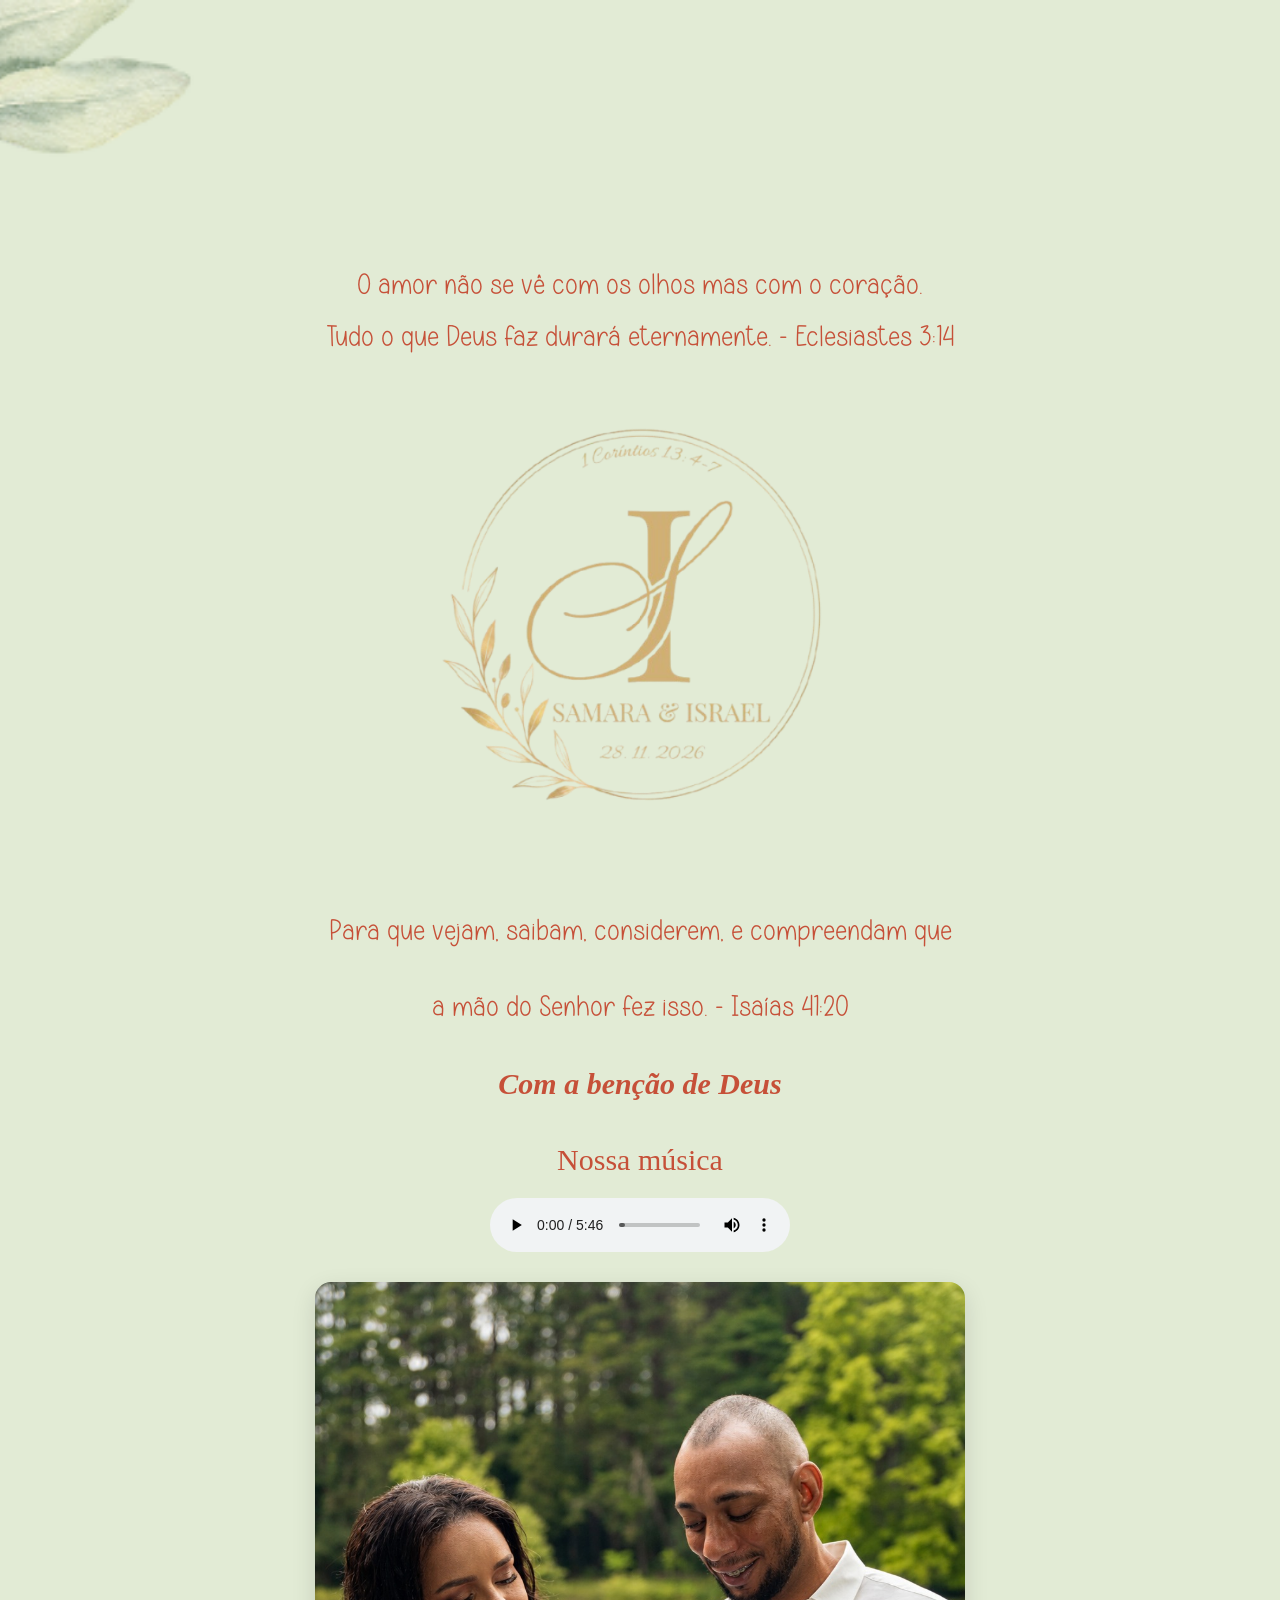
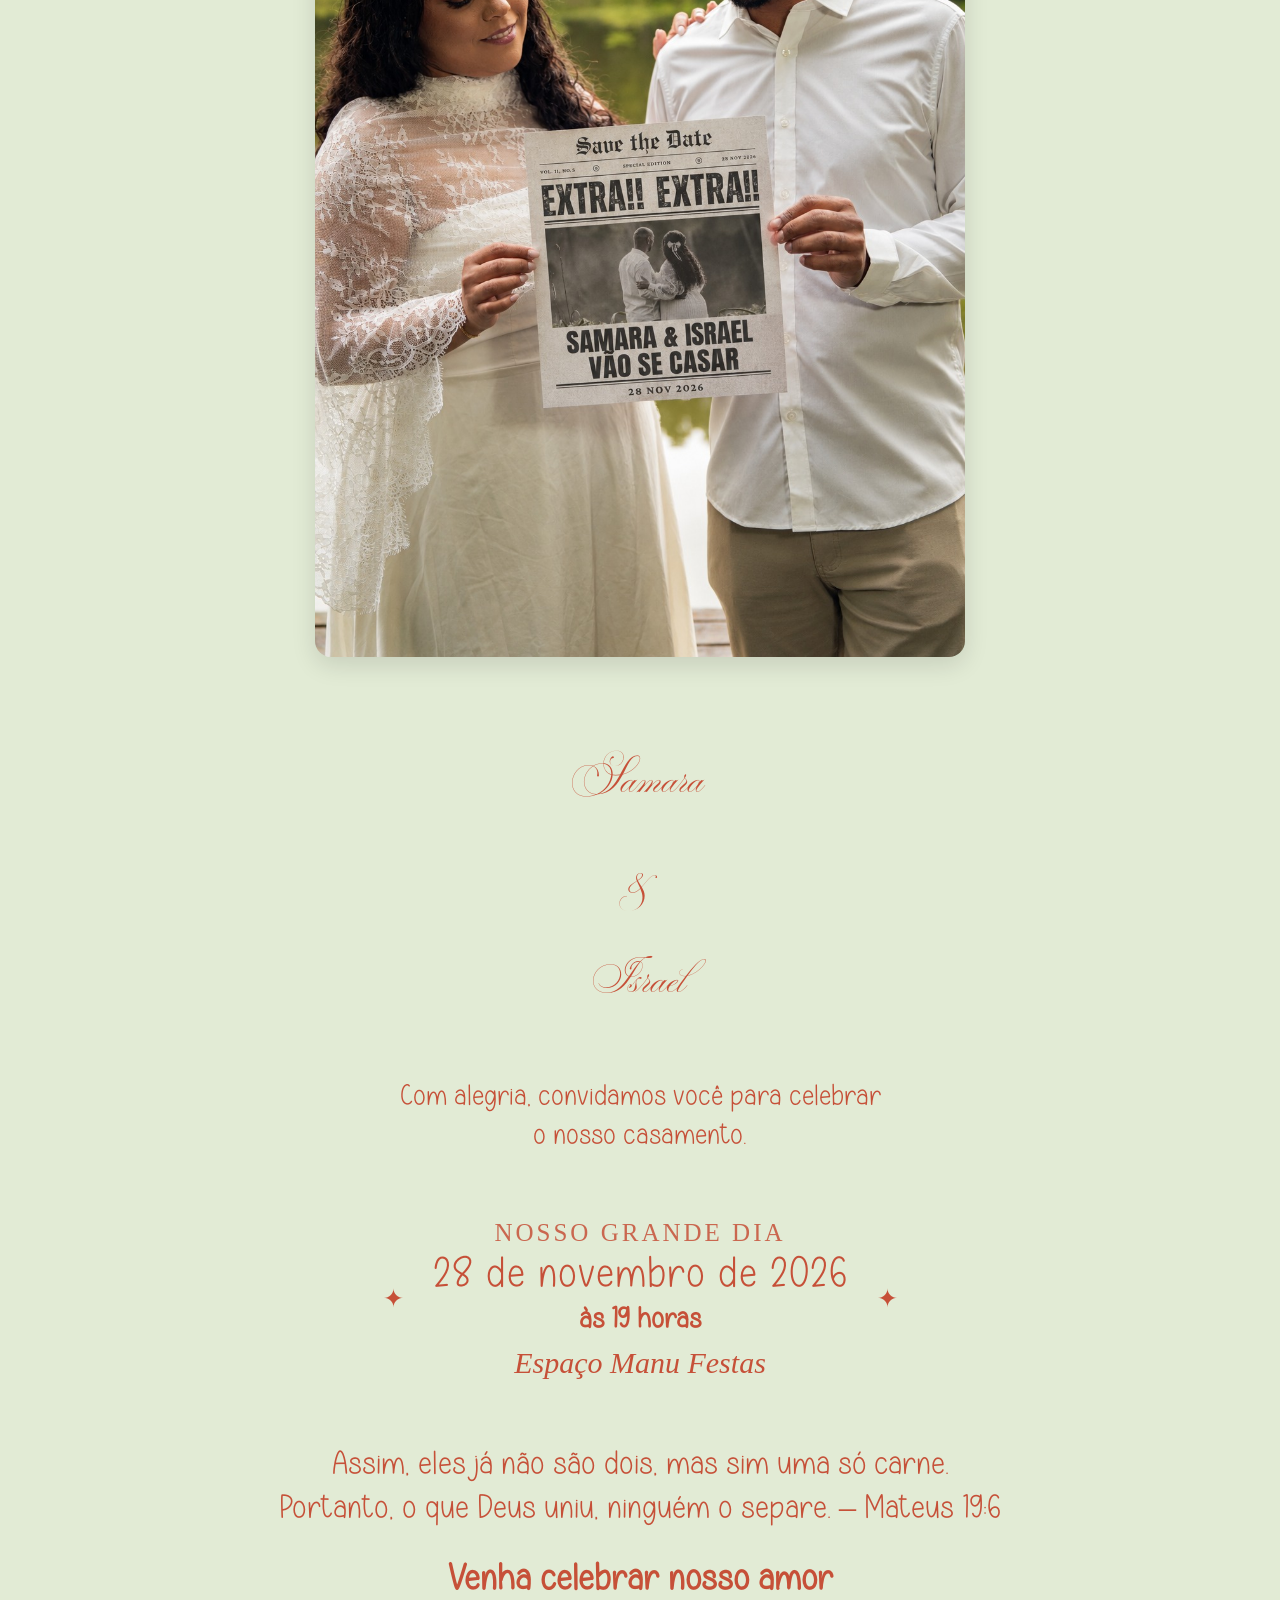
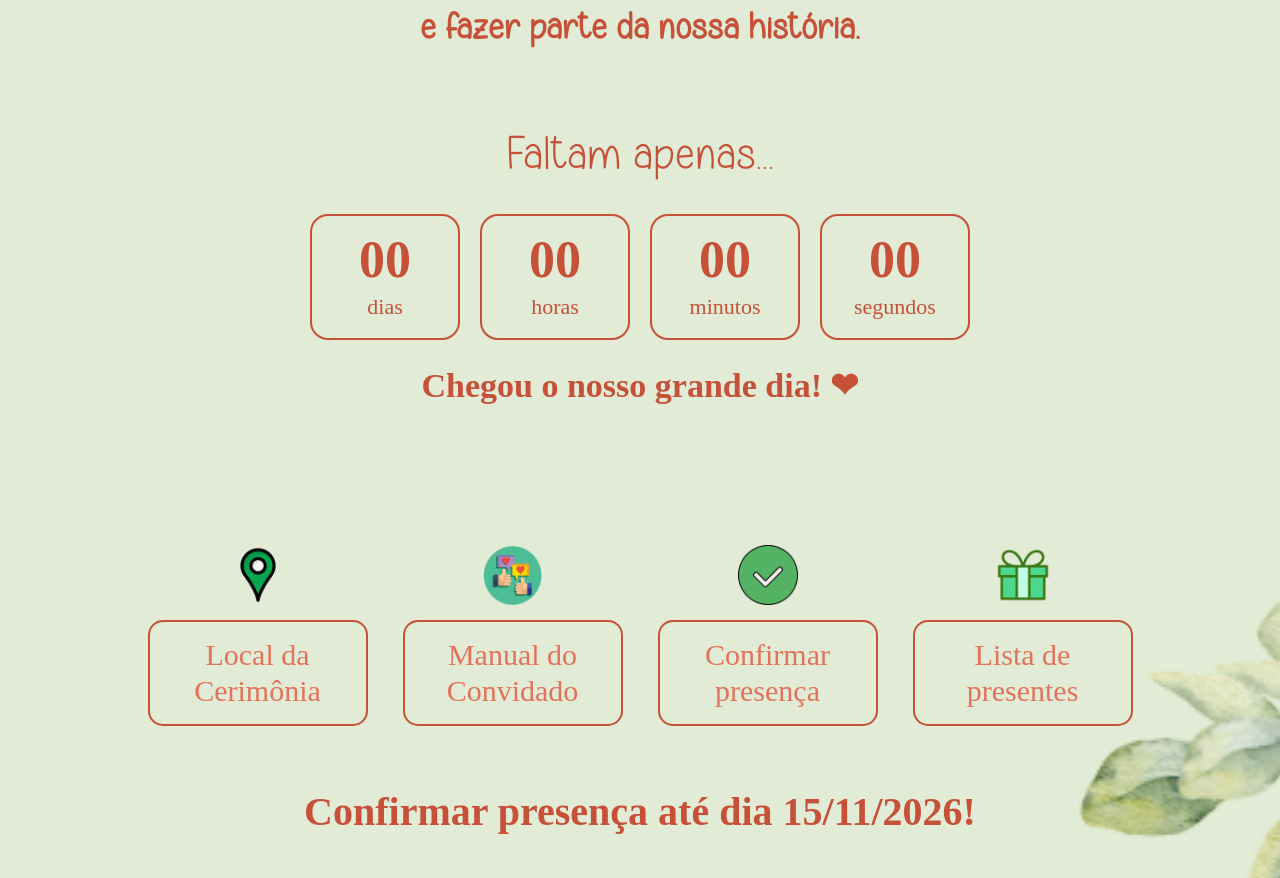
<file: index.html>
<!DOCTYPE html>
<html lang="pt-br">
<head>
    <meta charset="UTF-8">
    <meta name="viewport" content="width=device-width, initial-scale=1.0">
    <title>SamaraeIsrael</title>
    <link rel="shortcut icon" href="imagem/faviconsi.png" type="image/x-icon">
    <link rel="stylesheet" href="style.css">
</head>
<body>
    <section class="textapre"><p class="ver">O amor não se vê com os olhos mas com o coração.</p>
        <p class="ver">Tudo o que Deus faz durará eternamente. - Eclesiastes 3:14 </p>
    </section>
    <section class="top">
        <img src="imagem/samaraeisrael.jpeg" alt="">
    </section>
    
    <section class="textapre">
        <p class="ver">Para que vejam, saibam, considerem, e compreendam que </p>
        <p class="ver">a mão do Senhor fez isso. - Isaías 41:20</p>
        <p style="font-weight: bold; font-style: italic;">Com a benção de Deus</p>
    </section>

    <section class="textapre"><p>Nossa música</p> <audio src="midia/musica.mp3.mp3" controls></audio> </section>

    <section class="casal-container">
        <img src="imagem/casal.jpeg" alt="Foto do casal" class="img-casal">
    </section>

    <section class="textname">
        <h1>Samara</h1>
        <h1> &</h1>
        <h1>Israel</h1>
    </section>

    <section class="textinfo">
        <p class="intro-casamento">Com alegria, convidamos você para celebrar<br>o nosso casamento.</p>

        <div class="data-casamento">
            <span class="data-legenda">Nosso grande dia</span>
            <strong>28 de novembro de 2026</strong>
            <span class="data-hora">às 19 horas</span>
            <span class="data-local">Espaço Manu Festas</span>
        </div>

        <p class="frase-casamento">Assim, eles já não são dois, mas sim uma só carne. <br> Portanto, o que Deus uniu, ninguém o separe. – Mateus 19:6</p>

        <p class="convite-final">Venha celebrar nosso amor<br>e fazer parte da nossa história.</p>
    </section>

    <section class="countdown">
        <p class="countdown-title" style="font-family: versiculo;">Faltam apenas...</p>

        <div class="countdown-container">
            <div class="countdown-item">
                <span id="days">00</span>
                <small>dias</small>
            </div>

            <div class="countdown-item">
                <span id="hours">00</span>
                <small>horas</small>
            </div>

            <div class="countdown-item">
                <span id="minutes">00</span>
                <small>minutos</small>
            </div>

            <div class="countdown-item">
                <span id="seconds">00</span>
                <small>segundos</small>
            </div>
        </div>

        <p id="countdown-message" class="countdown-message"></p>
    </section>

    <section class="buttonicon">
        <section class="icons">
            <img class="imgend" src="imagem/pino-de-localizacao.png" alt="">
            <a href="https://maps.app.goo.gl/bwCG3BhzzuJzWTLx5?g_st=aw">
                <p class="btn">Local da Cerimônia</p>
            </a>
        </section>
        <section class="icons">
            <img class="centralizar" src="imagem/manual.png" alt="">
            <a href="./manual-convidados.html" target="_blank">
                <p class="pcentral btn">Manual do Convidado</p>
            </a>
        </section>
        <section class="icons">
            <img class="centralizar" src="imagem/confirme.png" alt="">
            <a href="./confirmar.html" target="_blank">
                <p class="pcentral btn">Confirmar presença</p>
            </a>
        </section>
        <section class="icons">
            <img src="imagem/lista.png" alt="">
            <a href="./presentes.html" target="_blank">
                <p class="pcentral btn">Lista de presentes</p>
            </a>
        </section>
    </section>

    <section class="confirm">
        <p>Confirmar presença até dia 15/11/2026!</p>
    </section>

    <script>
        // Data do casamento: 28/11/2026 às 19:00 (horário de Brasília, UTC-3)
        const weddingDate = new Date('2026-11-28T19:00:00-03:00').getTime();

        const daysElement = document.getElementById('days');
        const hoursElement = document.getElementById('hours');
        const minutesElement = document.getElementById('minutes');
        const secondsElement = document.getElementById('seconds');
        const messageElement = document.getElementById('countdown-message');

        function updateCountdown() {
            const now = Date.now();
            const distance = weddingDate - now;

            if (distance <= 0) {
                daysElement.textContent = '00';
                hoursElement.textContent = '00';
                minutesElement.textContent = '00';
                secondsElement.textContent = '00';
                messageElement.textContent = 'Chegou o nosso grande dia! ❤';
                return false;
            }

            const days = Math.floor(distance / (1000 * 60 * 60 * 24));
            const hours = Math.floor((distance % (1000 * 60 * 60 * 24)) / (1000 * 60 * 60));
            const minutes = Math.floor((distance % (1000 * 60 * 60)) / (1000 * 60));
            const seconds = Math.floor((distance % (1000 * 60)) / 1000);

            daysElement.textContent = String(days).padStart(2, '0');
            hoursElement.textContent = String(hours).padStart(2, '0');
            minutesElement.textContent = String(minutes).padStart(2, '0');
            secondsElement.textContent = String(seconds).padStart(2, '0');
            return true;
        }

        updateCountdown();
        const countdownInterval = setInterval(() => {
            if (!updateCountdown()) {
                clearInterval(countdownInterval);
            }
        }, 1000);
    </script>

</body>
</html>
</file>
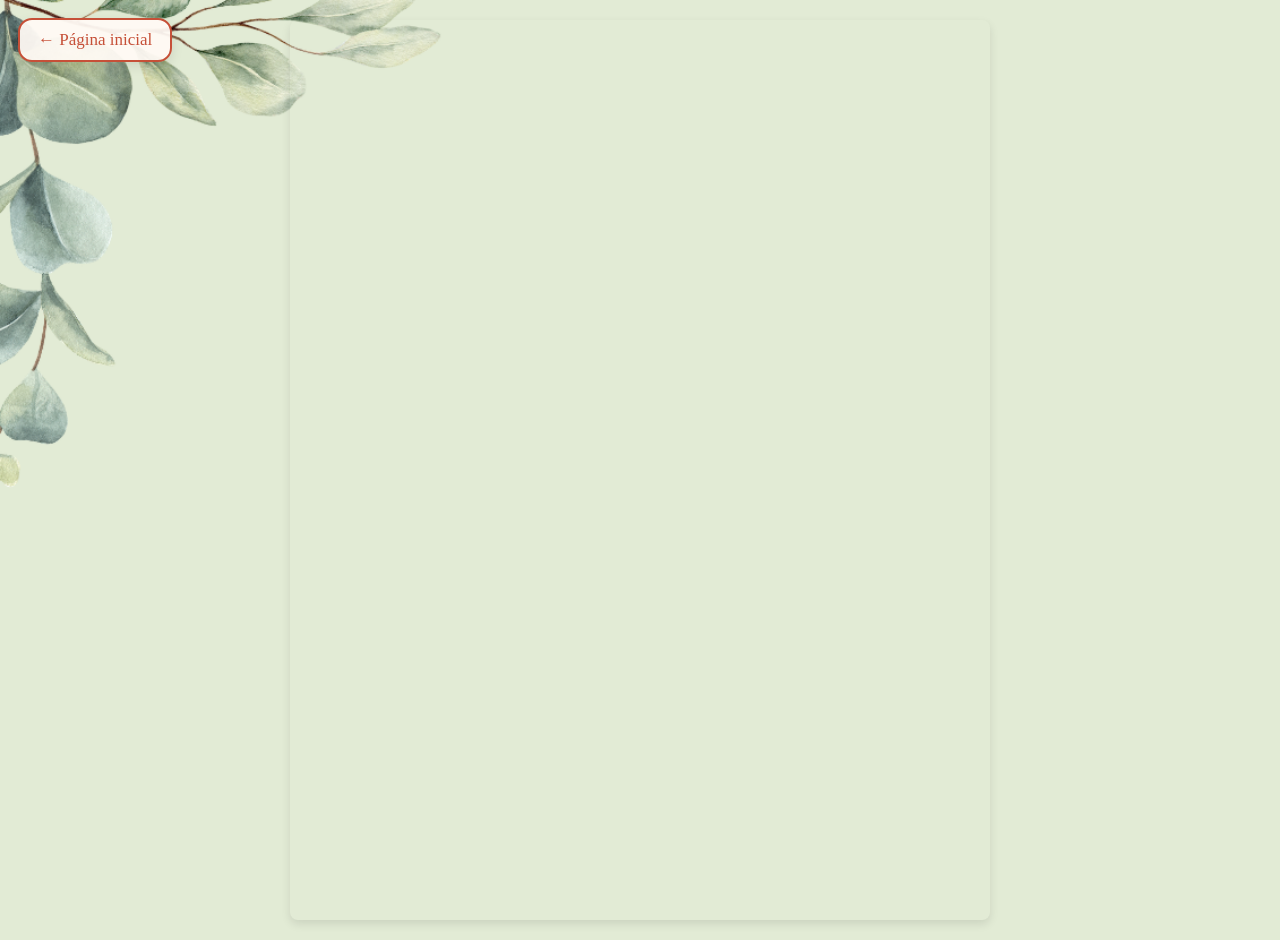
<file: confirmar.html>
<!DOCTYPE html>
<html lang="pt-br">
<head>
    <meta charset="UTF-8">
    <meta name="viewport" content="width=device-width, initial-scale=1.0">
    <title>Document</title>
    <link rel="stylesheet" href="form.css">
    <link rel="shortcut icon" href="imagem/faviconsi.png" type="image/x-icon">
</head>
<body>
    
    <main class="container-form">
        <iframe
            src="https://docs.google.com/forms/d/e/1FAIpQLSdr6apgLxIS4_mQFVB1WN09H4BeUN00sEph_KfMXJtDM4shEA/viewform?embedded=true"
            width="640" height="1177" frameborder="0" marginheight="0" marginwidth="0">Carregando…
        </iframe>
    </main>
    
    <a class="voltar-inicio" href="index.html">← Página inicial</a>
</body>
</html>
</file>
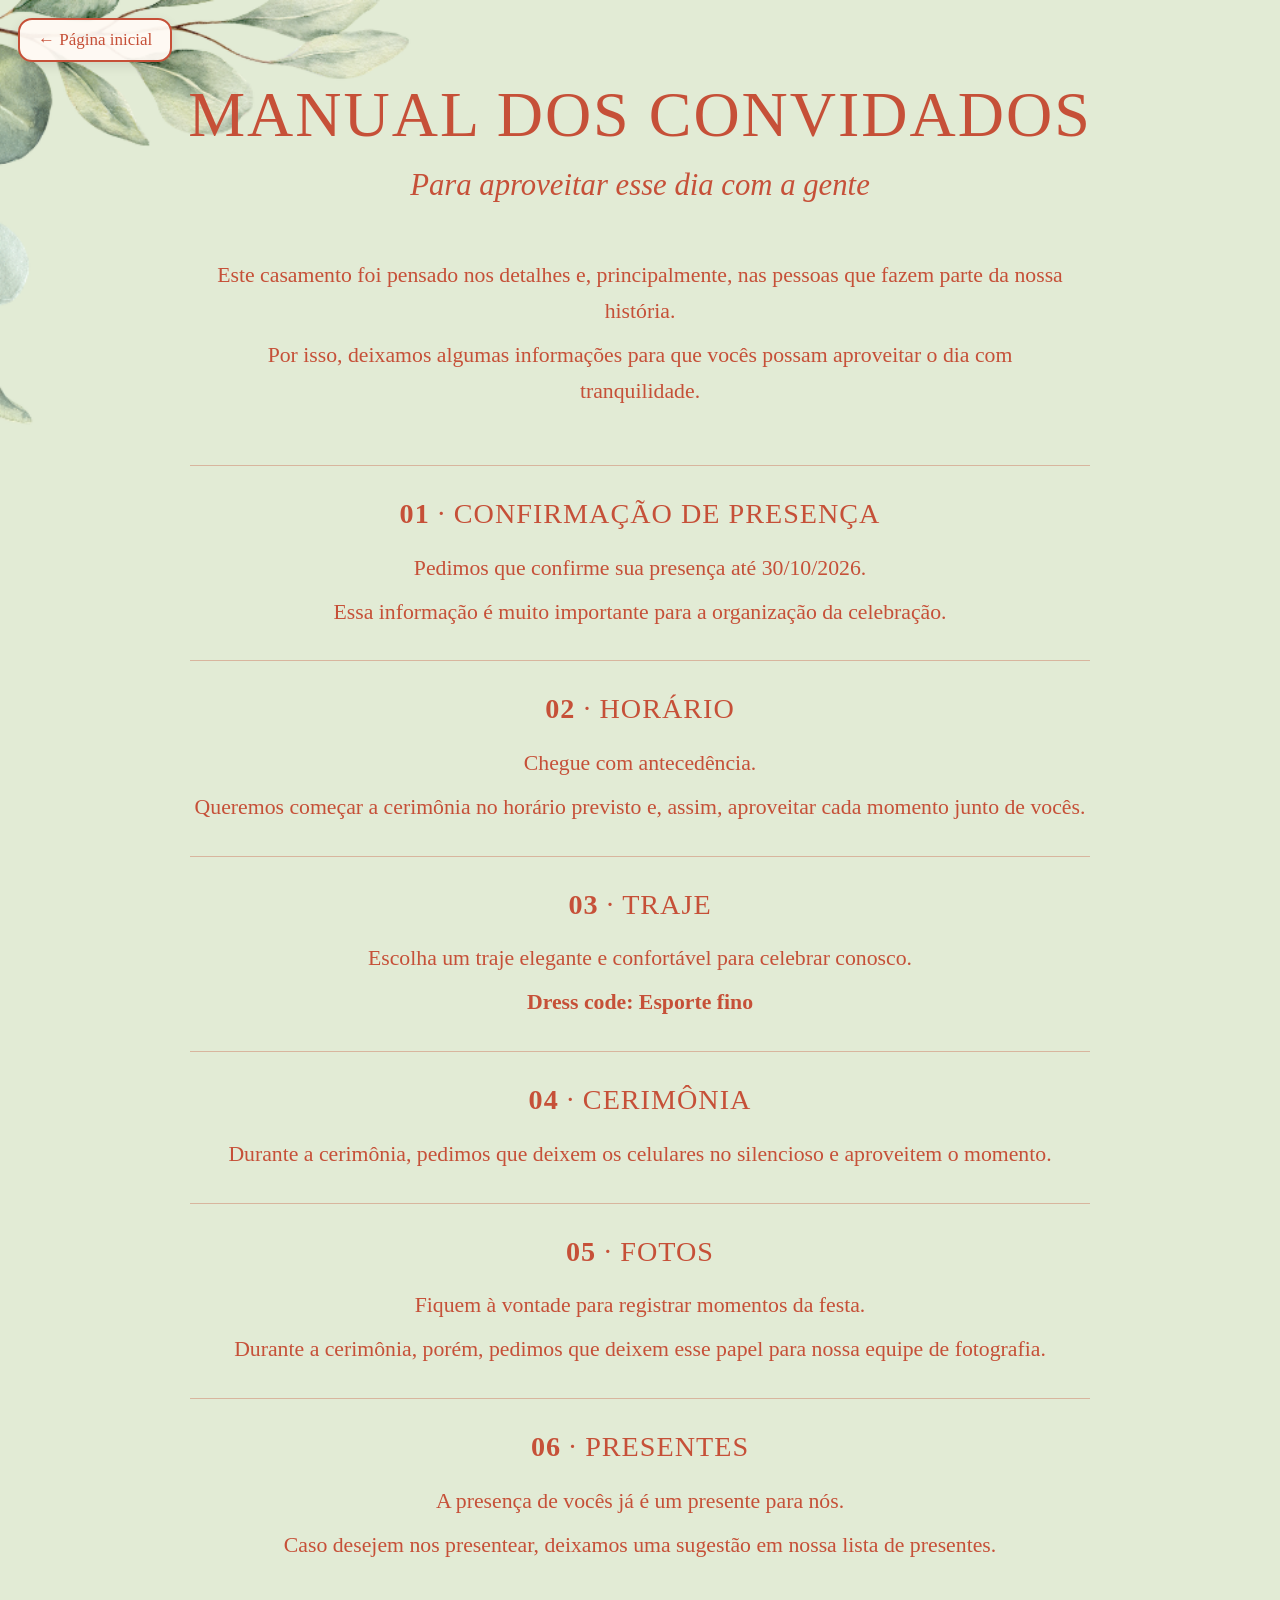
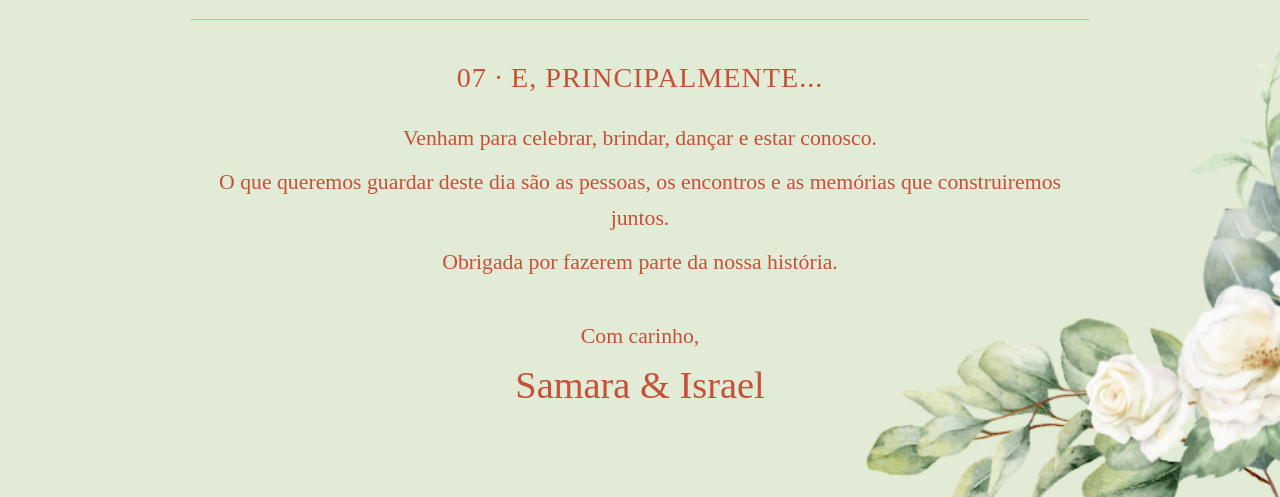
<file: manual-convidados.html>
<!DOCTYPE html>
<html lang="pt-br">
<head>
    <meta charset="UTF-8">
    <meta name="viewport" content="width=device-width, initial-scale=1.0">
    <title>Manual dos Convidados | Samara & Israel</title>
    <link rel="stylesheet" href="manual.css">
    <link rel="shortcut icon" href="imagem/faviconsi.png" type="image/x-icon">
</head>
<body>
    

    <main class="manual">
        <header class="intro">
            <h1>MANUAL DOS CONVIDADOS</h1>
            <p class="subtitle">Para aproveitar esse dia com a gente</p>
        </header>

        <section class="opening">
            <p>Este casamento foi pensado nos detalhes e, principalmente, nas pessoas que fazem parte da nossa história.</p>
            <p>Por isso, deixamos algumas informações para que vocês possam aproveitar o dia com tranquilidade.</p>
        </section>

        <section class="item">
            <h2><span>01</span> · CONFIRMAÇÃO DE PRESENÇA</h2>
            <p>Pedimos que confirme sua presença até 30/10/2026.</p>
            <p>Essa informação é muito importante para a organização da celebração.</p>
        </section>

        <section class="item">
            <h2><span>02</span> · HORÁRIO</h2>
            <p>Chegue com antecedência.</p>
            <p>Queremos começar a cerimônia no horário previsto e, assim, aproveitar cada momento junto de vocês.</p>
        </section>

        <section class="item">
            <h2><span>03</span> · TRAJE</h2>
            <p>Escolha um traje elegante e confortável para celebrar conosco.</p>
            <p><strong>Dress code: Esporte fino</strong></p>
        </section>

        <section class="item">
            <h2><span>04</span> · CERIMÔNIA</h2>
            <p>Durante a cerimônia, pedimos que deixem os celulares no silencioso e aproveitem o momento.</p>
        </section>

        <section class="item">
            <h2><span>05</span> · FOTOS</h2>
            <p>Fiquem à vontade para registrar momentos da festa.</p>
            <p>Durante a cerimônia, porém, pedimos que deixem esse papel para nossa equipe de fotografia.</p>
        </section>

        <section class="item">
            <h2><span>06</span> · PRESENTES</h2>
            <p>A presença de vocês já é um presente para nós.</p>
            <p>Caso desejem nos presentear, deixamos uma sugestão em nossa lista de presentes.</p>
        </section>

        <section class="final">
            <h2>07 · E, PRINCIPALMENTE...</h2>
            <p>Venham para celebrar, brindar, dançar e estar conosco.</p>
            <p>O que queremos guardar deste dia são as pessoas, os encontros e as memórias que construiremos juntos.</p>
            <p>Obrigada por fazerem parte da nossa história.</p>

            <div class="signature">
                <p>Com carinho,</p>
                <strong>Samara &amp; Israel</strong>
            </div>
        </section>
    </main>

    <a class="voltar-inicio" href="index.html">← Página inicial</a>
</body>
</html>
</file>
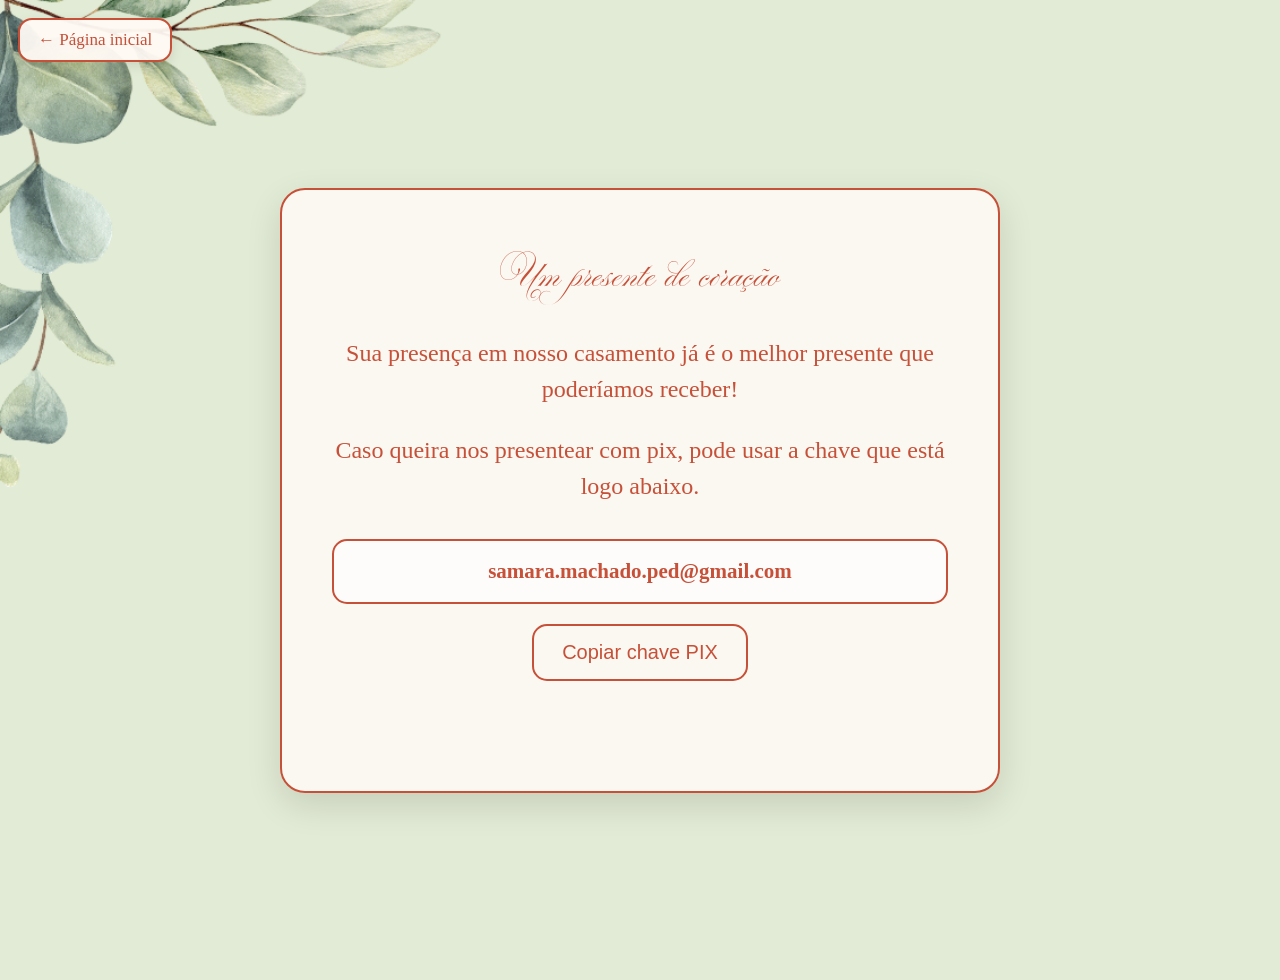
<file: pix.html>
<!DOCTYPE html>
<html lang="pt-br">
<head>
    <meta charset="UTF-8">
    <meta name="viewport" content="width=device-width, initial-scale=1.0">
    <title>Presente PIX - Samara & Israel</title>
    <link rel="stylesheet" href="pix.css">
    <link rel="shortcut icon" href="imagem/faviconsi.png" type="image/x-icon">
</head>
<body>
    

    <main class="pix-container">
        <section class="pix-card">
            <h1>Um presente de coração</h1>

            <p>
                Sua presença em nosso casamento já é o melhor presente
                que poderíamos receber!
            </p>

            <p>
                Caso queira nos presentear com pix, pode usar a chave
                que está logo abaixo.
            </p>

            <div class="pix-key">
                <span id="pixKey">samara.machado.ped@gmail.com</span>
            </div>

            <button class="pix-button" onclick="copiarPix()">
                Copiar chave PIX
            </button>

            <p id="mensagem" class="mensagem"></p>

            
        </section>
    </main>

    <script>
        function copiarPix() {
            const chave = "samara.machado.ped@gmail.com";

            navigator.clipboard.writeText(chave).then(() => {
                document.getElementById("mensagem").textContent =
                    "Chave PIX copiada!";
            }).catch(() => {
                document.getElementById("mensagem").textContent =
                    "Não foi possível copiar automaticamente. Selecione a chave acima.";
            });
        }
    </script>

    <a class="voltar-inicio" href="index.html">← Página inicial</a>
</body>
</html>
</file>
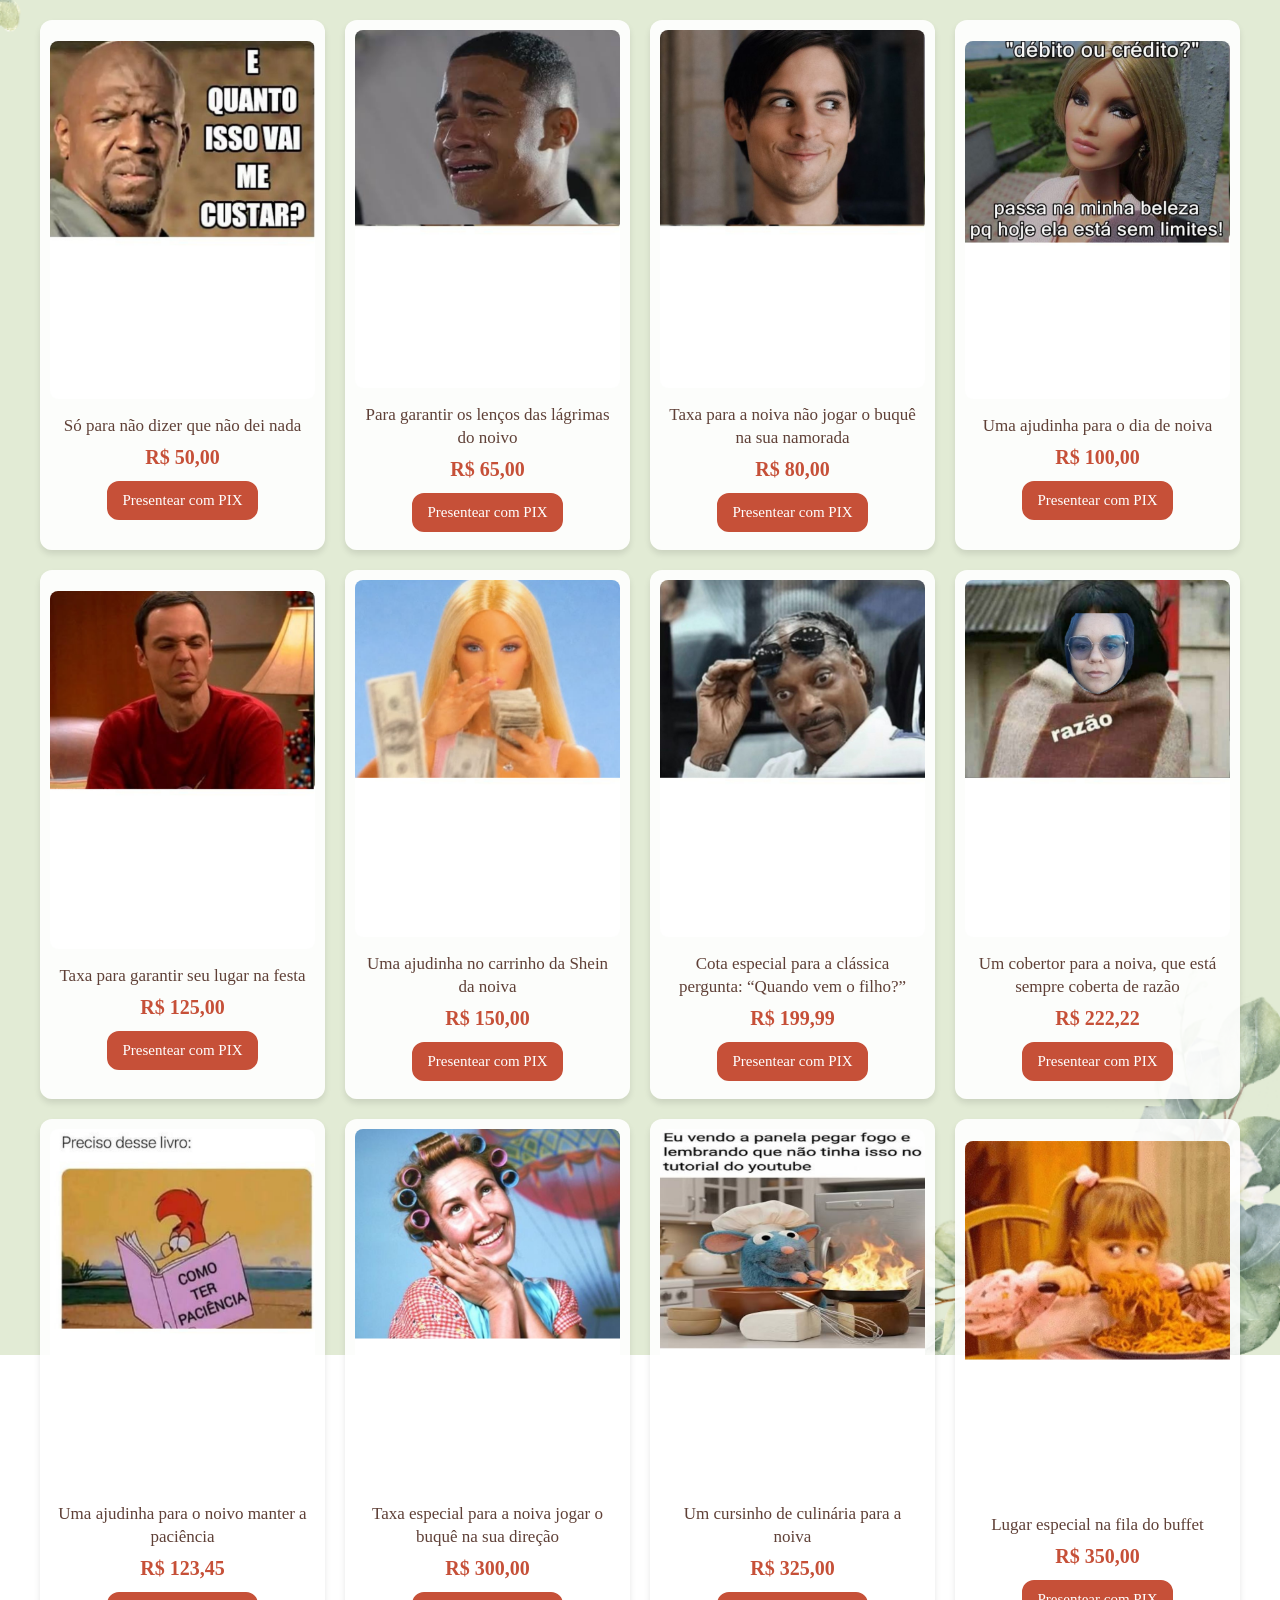
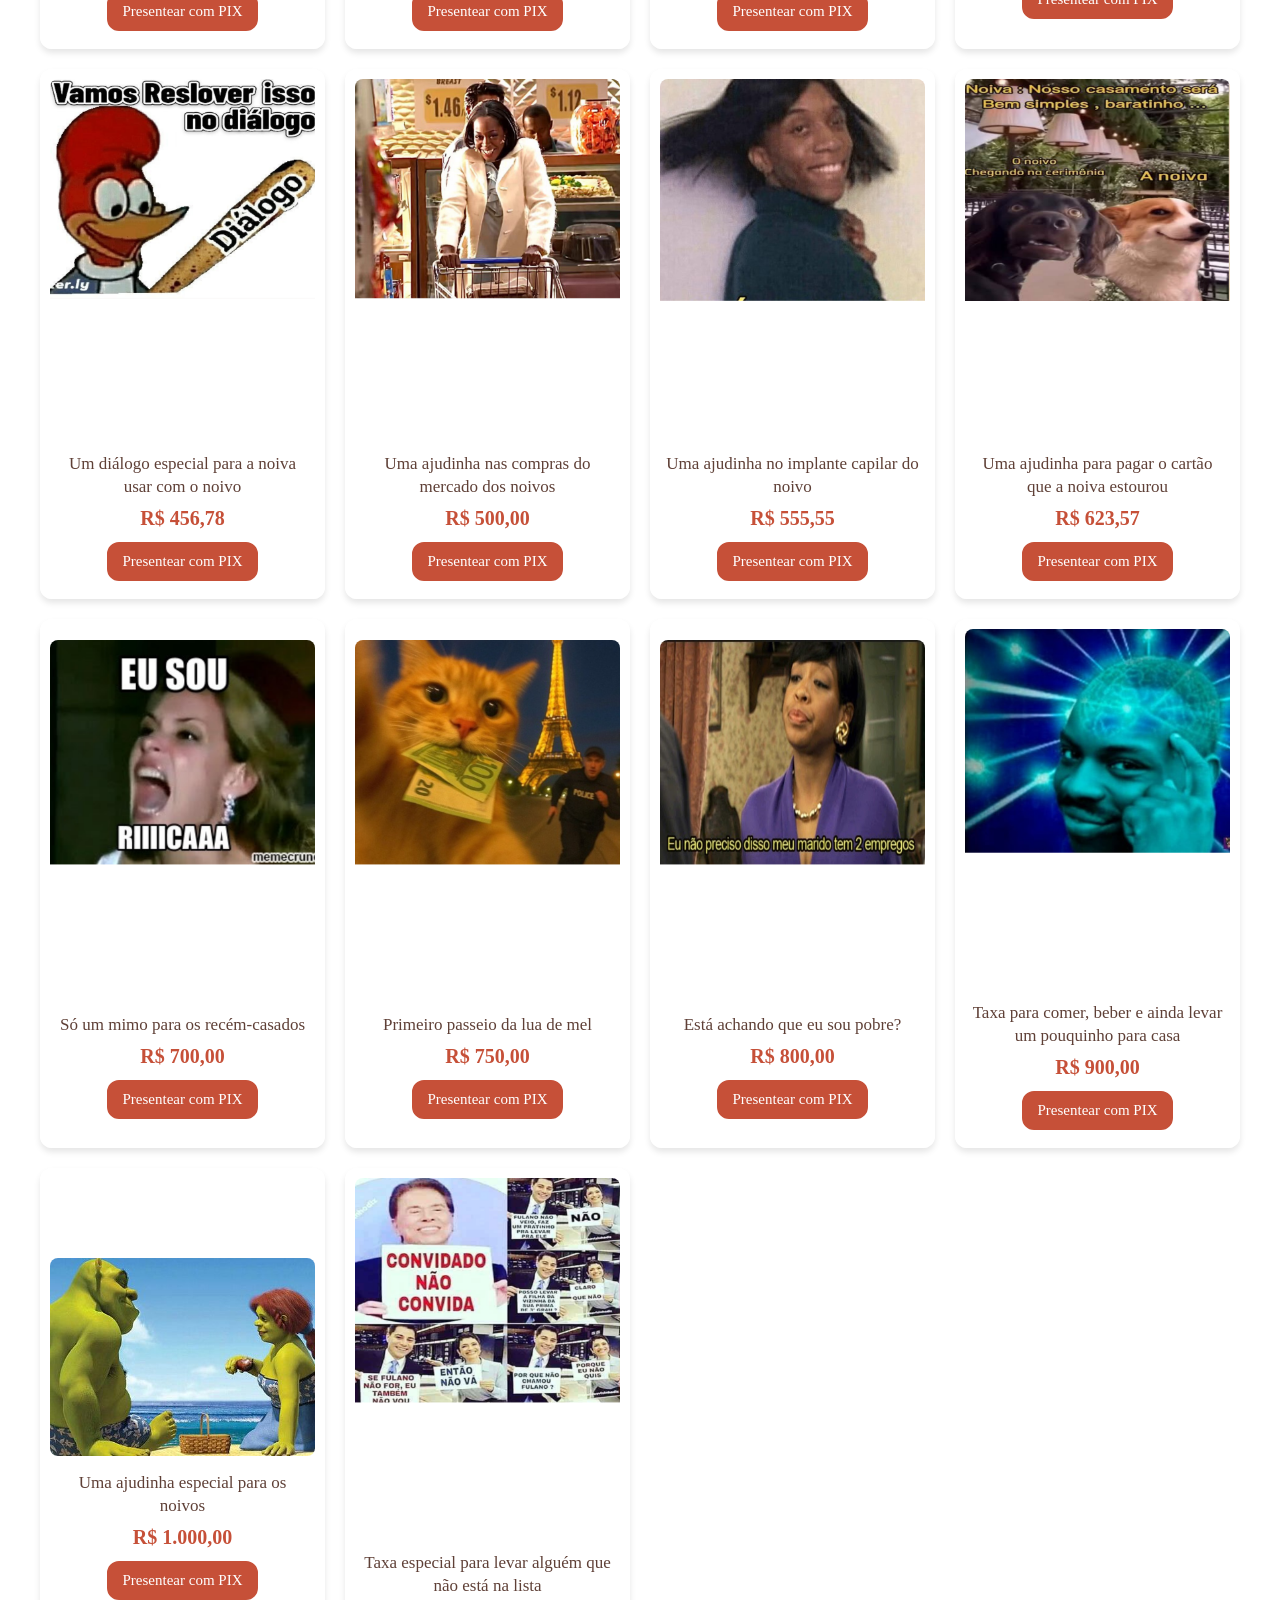
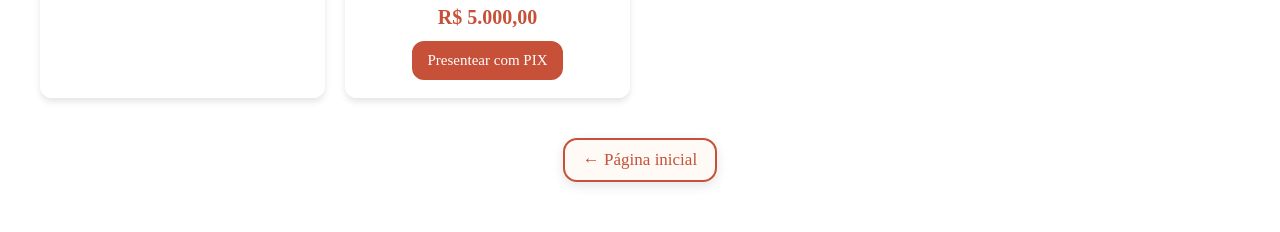
<file: presentes.html>
<!DOCTYPE html>
<html lang="pt-br">
<head>
    <meta charset="UTF-8">
    <meta name="viewport" content="width=device-width, initial-scale=1.0">
    <title>Lista de Presentes - Samara & Israel</title>
    <link rel="stylesheet" href="presentes.css">
    <link rel="shortcut icon" href="imagem/faviconsi.png" type="image/x-icon">
</head>
<body>

    <section class="cards">
        <section class="card">
            <img src="imagem/presentes/20reais.jpeg" alt="">
            <div class="card-info">
                <p>Só para não dizer que não dei nada</p>
                <strong>R$ 50,00</strong>
                <a class="pix-card-button" href="pix.html">Presentear com PIX</a>
            </div>
        </section>
        <section class="card">
            <img src="imagem/presentes/50reais.jpeg" alt="">
            <div class="card-info">
                <p>Para garantir os lenços das lágrimas do noivo</p>
                <strong>R$ 65,00</strong>
                <a class="pix-card-button" href="pix.html">Presentear com PIX</a>
            </div>
        </section>
        <section class="card">
            <img src="imagem/presentes/60reais.jpeg" alt="">
            <div class="card-info">
                <p>Taxa para a noiva não jogar o buquê na sua namorada</p>
                <strong>R$ 80,00</strong>
                <a class="pix-card-button" href="pix.html">Presentear com PIX</a>
            </div>
        </section>
        <section class="card">
            <img src="imagem/presentes/80reais.jpeg" alt="">
            <div class="card-info">
                <p>Uma ajudinha para o dia de noiva</p>
                <strong>R$ 100,00</strong>
                <a class="pix-card-button" href="pix.html">Presentear com PIX</a>
            </div>
        </section>
        <section class="card">
            <img src="imagem/presentes/85reais.jpeg" alt="">
            <div class="card-info">
                <p>Taxa para garantir seu lugar na festa</p>
                <strong>R$ 125,00</strong>
                <a class="pix-card-button" href="pix.html">Presentear com PIX</a>
            </div>
        </section>
        <section class="card">
            <img src="imagem/presentes/100reais.jpeg" alt="">
            <div class="card-info">
                <p>Uma ajudinha no carrinho da Shein da noiva</p>
                <strong>R$ 150,00</strong>
                <a class="pix-card-button" href="pix.html">Presentear com PIX</a>
            </div>
        </section>
        <section class="card">
            <img src="imagem/presentes/120reais.jpeg" alt="">
            <div class="card-info">
                <p>Cota especial para a clássica pergunta: “Quando vem o filho?”</p>
                <strong>R$ 199,99</strong>
                <a class="pix-card-button" href="pix.html">Presentear com PIX</a>
            </div>
        </section>
        <section class="card">
            <img src="imagem/presentes/150reais.jpeg" alt="">
            <div class="card-info">
                <p>Um cobertor para a noiva, que está sempre coberta de razão</p>
                <strong>R$ 222,22</strong>
                <a class="pix-card-button" href="pix.html">Presentear com PIX</a>
            </div>
        </section>
        <section class="card">
            <img src="imagem/presentes/180reais.jpeg" alt="">
            <div class="card-info">
                <p>Uma ajudinha para o noivo manter a paciência</p>
                <strong>R$ 123,45</strong>
                <a class="pix-card-button" href="pix.html">Presentear com PIX</a>
            </div>
        </section>
        <section class="card">
            <img src="imagem/presentes/200reais.jpeg" alt="">
            <div class="card-info">
                <p>Taxa especial para a noiva jogar o buquê na sua direção</p>
                <strong>R$ 300,00</strong>
                <a class="pix-card-button" href="pix.html">Presentear com PIX</a>
            </div>
        </section>
        <section class="card">
            <img src="imagem/presentes/250reais.jpeg" alt="">
            <div class="card-info">
                <p>Um cursinho de culinária para a noiva</p>
                <strong>R$ 325,00</strong>
                <a class="pix-card-button" href="pix.html">Presentear com PIX</a>
            </div>
        </section>
        <section class="card">
            <img src="imagem/presentes/300reais.jpeg" alt="">
            <div class="card-info">
                <p>Lugar especial na fila do buffet</p>
                <strong>R$ 350,00</strong>
                <a class="pix-card-button" href="pix.html">Presentear com PIX</a>
            </div>
        </section>
        <section class="card">
            <img src="imagem/presentes/350reais.jpeg" alt="">
            <div class="card-info">
                <p>Um diálogo especial para a noiva usar com o noivo</p>
                <strong>R$ 456,78</strong>
                <a class="pix-card-button" href="pix.html">Presentear com PIX</a>
            </div>
        </section>
        <section class="card">
            <img src="imagem/presentes/400.jpeg" alt="">
            <div class="card-info">
                <p>Uma ajudinha nas compras do mercado dos noivos</p>
                <strong>R$ 500,00</strong>
                <a class="pix-card-button" href="pix.html">Presentear com PIX</a>
            </div>
        </section>
        <section class="card">
            <img src="imagem/presentes/500reais.jpeg" alt="">
            <div class="card-info">
                <p>Uma ajudinha no implante capilar do noivo</p>
                <strong>R$ 555,55</strong>
                <a class="pix-card-button" href="pix.html">Presentear com PIX</a>
            </div>
        </section>
        <section class="card">
            <img src="imagem/presentes/900reais.jpeg" alt="">
            <div class="card-info">
                <p>Uma ajudinha para pagar o cartão que a noiva estourou</p>
                <strong>R$ 623,57</strong>
                <a class="pix-card-button" href="pix.html">Presentear com PIX</a>
            </div>
        </section>
        <section class="card">
            <img src="imagem/presentes/1000reais.jpeg" alt="">
            <div class="card-info">
                <p>Só um mimo para os recém-casados</p>
                <strong>R$ 700,00</strong>
                <a class="pix-card-button" href="pix.html">Presentear com PIX</a>
            </div>
        </section>
        <section class="card">
            <img src="imagem/presentes/1500reais.jpeg" alt="">
            <div class="card-info">
                <p>Primeiro passeio da lua de mel</p>
                <strong>R$ 750,00</strong>
                <a class="pix-card-button" href="pix.html">Presentear com PIX</a>
            </div>
        </section>
        <section class="card">
            <img src="imagem/presentes/2000reais.jpeg" alt="">
            <div class="card-info">
                <p>Está achando que eu sou pobre?</p>
                <strong>R$ 800,00</strong>
                <a class="pix-card-button" href="pix.html">Presentear com PIX</a>
            </div>
        </section>
        <section class="card">
            <img src="imagem/presentes/2500reais.jpeg" alt="">
            <div class="card-info">
                <p>Taxa para comer, beber e ainda levar um pouquinho para casa</p>
                <strong>R$ 900,00</strong>
                <a class="pix-card-button" href="pix.html">Presentear com PIX</a>
            </div>
        </section>
        <section class="card">
            <img src="imagem/presentes/ajuda.jpeg" alt="">
            <div class="card-info">
                <p>Uma ajudinha especial para os noivos</p>
                <strong>R$ 1.000,00</strong>
                <a class="pix-card-button" href="pix.html">Presentear com PIX</a>
            </div>
        </section>
        <section class="card">
            <img src="imagem/presentes/5000reais.jpeg" alt="">
            <div class="card-info">
                <p>Taxa especial para levar alguém que não está na lista</p>
                <strong>R$ 5.000,00</strong>
                <a class="pix-card-button" href="pix.html">Presentear com PIX</a>
            </div>
        </section>
    </section>

    <a class="voltar-inicio" href="index.html">← Página inicial</a>

</body>
</html>
</file>
<file: style.css>
* {
    box-sizing: border-box;
    margin: 0;
    padding: 0;
}
@font-face {
    font-family: 'Nome';
    src: url('font/parfumerie/ParfumerieScriptRegular.otf') format('opentype');
    font-weight: 400;
    font-style: normal;
    font-display: swap;
}

@font-face {
    font-family: 'Versiculo';
    src: url('./font/simple_handmade_2/SimpleHandmade.otf') format('opentype');
    font-style: normal;
}
html {
    width: 100%;
    overflow-x: hidden;
}

body {
    width: 100%;
    min-height: 100vh;
    overflow-x: hidden;
    background: url('imagem/fundo.jpeg') center top / cover no-repeat;
}

.top {
    display: flex;
    justify-content: center;
    align-items: center;
    width: 100%;
}

.top img {
    width: auto;
    max-width: 90%;
    height: 450px;
    object-fit: contain;
    margin: 35px 0 45px;
}

.textapre,
.textinfo,
.confirm {
    display: flex;
    flex-direction: column;
    justify-content: center;
    align-items: center;
    width: 100%;
}


/* Texto de abertura: fica no topo, antes da imagem */
body>.textapre:first-child {
    padding: 260px 25px 0;
}

body>.textapre:first-child p {
    max-width: 1050px;
    margin: 8px auto;
}

.ver {
    font-family: versiculo;
}

.textapre {
    color: #c65038;
}

.textapre p {
    color: #c65038;
    font-size: 48px;
    line-height: 1.2;
    text-align: center;
    margin: 20px 15px;
}

.textname {
    display: flex;
    flex-direction: column;
    justify-content: center;
    align-items: center;
    margin: 40px 0;
}

.textname h1 {
    color: #c65038;
    font-family: Nome;
    font-size: 220px;
    font-weight: lighter;
    line-height: 1;
    text-align: center;
    margin: 20px 0;
}

.textinfo {
    gap: 18px;
    padding: 10px 25px 0;
}

.textinfo p {
    color: #c65038;
    font-family: versiculo;
    font-size: 48px;
    line-height: 1.3;
    text-align: center;
    max-width: 1200px;
    margin: 0;
}

.intro-casamento {
    font-size: 42px !important;
}

.data-casamento {
    position: relative;
    display: flex;
    flex-direction: column;
    align-items: center;
    gap: 5px;
    margin: 18px auto 12px;
    padding: 28px 55px 25px;
    text-align: center;
    color: #c65038;
}

.data-casamento::before,
.data-casamento::after {
    content: "✦";
    position: absolute;
    top: 50%;
    transform: translateY(-50%);
    font-size: 25px;
}

.data-casamento::before { left: 5px; }
.data-casamento::after { right: 5px; }

.data-legenda {
    font-size: 25px;
    letter-spacing: 3px;
    text-transform: uppercase;
    opacity: .85;
}

.data-casamento strong {
    display: block;
    font-family: versiculo;
    font-size: clamp(42px, 4vw, 68px);
    line-height: 1.05;
    font-weight: 500;
    letter-spacing: 1px;
}

.data-hora {
    font-family: versiculo;
    font-size: 38px;
    font-weight: bold;
    line-height: 1.1;
}

.data-local {
    margin-top: 5px;
    font-size: 30px;
    font-style: italic;
}

.frase-casamento {
    font-size: 34px !important;
    margin-top: 8px !important;
}

.convite-final {
    font-weight: bold;
    font-size: 38px !important;
    margin-top: 5px !important;
}

.confirm {
    margin-top: 40px;
    padding: 0 20px 40px;
}

.confirm p {
    color: #c65038;
    font-size: 48px;
    font-weight: bold;
    line-height: 1.3;
    text-align: center;
}

.buttonicon {
    display: flex;
    justify-content: center;
    align-items: flex-start;
    flex-wrap: wrap;
    gap: 35px;
    width: 100%;
    min-height: 250px;
    height: auto;
    padding: 80px 30px 20px;
}

.icons {
    display: flex;
    flex-direction: column;
    align-items: center;
    justify-content: flex-start;
    width: 220px;
    padding-left: 0;
    text-align: center;
}

.icons a {
    text-decoration: none;
    display: block;
    width: 100%;
}

.icons p {
    color: #e2725b;
    font-size: 30px;
    line-height: 1.2;
    padding-top: 15px;
}

.icons img {
    height: 60px;
    width: auto;
    max-width: 80px;
    object-fit: contain;
}

.btn {
    border: solid 2px #c65038;
    padding: 15px 10px;
    border-radius: 15px;
    margin-top: 15px;
    display: block;
    transition: transform 0.3s ease, background-color 0.3s ease,
        color 0.3s ease, box-shadow 0.3s ease;
    cursor: pointer;
}

/* Hover animado dos botões */
.btn:hover {
    transform: translateY(-6px) scale(1.03);
    background-color: #c65038;
    color: #fff;
    box-shadow: 0 8px 18px rgba(198, 80, 56, 0.30);
}

/* Efeito suave ao clicar */
.btn:active {
    transform: translateY(-2px) scale(0.98);
}

@media (max-width: 1742px) {
    .textname h1 {
        font-size: 75px;
    }

    .textapre p,
    .textinfo p {
        font-size: 40px;
    }

    .intro-casamento { font-size: 36px !important; }
    .data-casamento strong { font-size: 52px; }

    .confirm p {
        font-size: 40px;
    }
}

@media (max-width: 1450px) {
    .textname h1 {
        font-size: 60px;
    }

    .textapre p,
    .textinfo p {
        font-size: 30px;
    }

    .intro-casamento { font-size: 30px !important; }
    .data-casamento strong { font-size: 44px; }
    .data-hora { font-size: 30px; }

    .confirm p {
        font-size: 40px;
    }
}

@media (max-width: 1115px) {
.textname { width: 100%; overflow: hidden; }

    .textname h1 {
        font-family: 'Nome', cursive;
        font-size: clamp(54px, 9vw, 90px);
        line-height: .95;
        width: 100%;
        overflow-wrap: normal;
        word-break: keep-all;
    }

    .textapre p,
    .textinfo p {
        font-size: 25px;
    }

    .textinfo p {
        max-width: 850px;
    }

    .confirm p {
        font-size: 25px;
    }

    .buttonicon {
        gap: 20px;
    }

    .icons {
        width: 190px;
    }

    .icons p {
        font-size: 25px;
    }
}

@media (max-width: 928px) {
    .textinfo p {
        width: 85%;
    }

    .buttonicon {
        padding-left: 20px;
        padding-right: 20px;
    }
}

@media (max-width: 800px) {
    body {
        background: url('imagem/fundo1834_800.png') center top / cover no-repeat;
    }

    .top img {
        max-width: 85%;
    }

    .textinfo p {
        width: 90%;
    }
}

@media (max-width: 583px) {
    body {
        background: url('imagem/fundo400_672.png') center top / cover no-repeat;
    }

    /* Abertura no celular */
    body>.textapre:first-child {
        padding: 165px 18px 0;
    }

    body>.textapre:first-child p {
        font-size: 19px;
        line-height: 1.35;
        margin: 5px auto;
    }

    /* Imagem logo depois do texto inicial */
    .top img {
        width: auto;
        max-width: 88%;
        height: 250px;
        margin: 28px 0 35px;
        padding-top: 0;
    }

    .textapre {
        padding: 0 15px;
    }

    .textapre p {
        width: 100%;
        font-size: 20px;
        line-height: 1.35;
        margin: 8px 0;
    }

    .textname {
        margin: 25px 0;
    }

    .textname {
        width: 100%;
        margin: 20px 0 28px;
        overflow: visible;
    }

    .textname h1 {
        font-family: 'Nome', cursive;
        font-size: clamp(52px, 16vw, 78px);
        font-weight: 400;
        line-height: .9;
        width: 100%;
        margin: 5px 0;
        white-space: nowrap;
    }

    .textinfo {
        width: 100%;
        padding: 0 15px;
        gap: 12px;
    }

    .textinfo p {
        width: 100%;
        font-size: 19px;
        line-height: 1.45;
        margin: 0;
    }

    .intro-casamento { font-size: 20px !important; }

    .data-casamento {
        width: 100%;
        margin: 10px auto 8px;
        padding: 22px 28px 20px;
        gap: 4px;
    }

    .data-casamento::before,
    .data-casamento::after { font-size: 17px; }
    .data-casamento::before { left: 2px; }
    .data-casamento::after { right: 2px; }

    .data-legenda { font-size: 14px; letter-spacing: 2px; }

    .data-casamento strong {
        font-size: clamp(27px, 8vw, 38px);
        line-height: 1.08;
    }

    .data-hora { font-size: 23px; }
    .data-local { font-size: 19px; }
    .frase-casamento { font-size: 18px !important; }
    .convite-final { font-size: 20px !important; margin-top: 2px !important; }

    .buttonicon {
        flex-direction: column;
        align-items: center;
        gap: 18px;
        padding: 35px 15px 10px;
        min-height: 0;
    }

    .icons {
        width: min(300px, 90%);
        padding-left: 0;
    }

    .icons img {
        height: 50px;
    }

    .icons p {
        font-size: 20px;
        padding-top: 8px;
    }

    .btn {
        width: 100%;
        padding: 12px 10px;
        margin-top: 8px;
    }

    .btn:hover {
        transform: translateY(-4px) scale(1.02);
    }

    .confirm {
        margin-top: 25px;
        padding: 0 20px 35px;
    }

    .confirm p {
        font-size: 19px;
        line-height: 1.4;
    }
}

@media (max-width: 400px) {
    body {
        background: url('imagem/fundo1834_400.png') center top / cover no-repeat;
    }

    body>.textapre:first-child {
        padding: 145px 15px 0;
    }

    body>.textapre:first-child p {
        font-size: 17px;
    }

    .top img {
        max-width: 92%;
        height: 220px;
        margin: 22px 0 30px;
    }

    .textname h1 {
        font-family: 'Nome', cursive;
        font-size: clamp(48px, 17vw, 65px);
        white-space: nowrap;
    }

    .textapre p { font-size: 18px; }

    .textinfo p,
    .confirm p { font-size: 17px; }

    .intro-casamento { font-size: 18px !important; }
    .data-casamento { padding-left: 24px; padding-right: 24px; }
    .data-casamento strong { font-size: clamp(24px, 8.5vw, 34px); }
    .data-hora { font-size: 21px; }
    .data-local { font-size: 17px; }
    .frase-casamento { font-size: 17px !important; }
    .convite-final { font-size: 18px !important; }

    .icons {
        width: min(280px, 92%);
    }

    .icons p {
        font-size: 18px;
    }
}

/* Contagem regressiva */
.countdown {
    width: min(1200px, 90%);
    margin: 45px auto 20px;
    padding: 30px 20px 40px;
    text-align: center;
}

.countdown-title {
    color: #c65038;
    font-size: 48px;
    line-height: 1.2;
    margin-bottom: 28px;
}

.countdown-container {
    display: flex;
    justify-content: center;
    align-items: stretch;
    flex-wrap: wrap;
    gap: 20px;
}

.countdown-item {
    min-width: 150px;
    padding: 18px 22px;
    border: 2px solid #c65038;
    border-radius: 18px;
    display: flex;
    flex-direction: column;
    align-items: center;
    justify-content: center;
}

.countdown-item span {
    color: #c65038;
    font-size: 52px;
    line-height: 1;
    font-weight: bold;
}

.countdown-item small {
    color: #c65038;
    font-size: 22px;
    margin-top: 8px;
}

.countdown-message {
    color: #c65038;
    font-size: 34px;
    margin-top: 25px;
    font-weight: bold;
}

@media (max-width: 583px) {
    .countdown {
        width: 100%;
        padding: 25px 15px 30px;
        margin-top: 25px;
    }

    .countdown-title {
        font-size: 28px;
        margin-bottom: 20px;
    }

    .countdown-container {
        gap: 10px;
    }

    .countdown-item {
        min-width: 125px;
        padding: 14px 10px;
        border-radius: 14px;
    }

    .countdown-item span {
        font-size: 34px;
    }

    .countdown-item small {
        font-size: 16px;
        margin-top: 6px;
    }

    .countdown-message {
        font-size: 23px;
    }
}

@media (max-width: 400px) {
    .countdown-item {
        min-width: 115px;
        padding: 12px 8px;
    }

    .countdown-item span {
        font-size: 30px;
    }

    .countdown-item small {
        font-size: 14px;
    }

    .countdown-title {
        font-size: 25px;
    }
}

* {
    box-sizing: border-box;
    margin: 0;
    padding: 0;
}

@font-face {
    font-family: 'Nome';
    src: url('font/parfumerie/ParfumerieScriptRegular.otf') format('opentype');
    font-weight: 400;
    font-style: normal;
    font-display: swap;
}

@font-face {
    font-family: 'Versiculo';
    src: url('./font/simple_handmade_2/SimpleHandmade.otf') format('opentype');
    font-style: normal;
}

html {
    width: 100%;
    overflow-x: hidden;
}

body {
    width: 100%;
    min-height: 100vh;
    overflow-x: hidden;
    background: url('imagem/fundo.jpeg') center top / cover no-repeat;
}

.top {
    display: flex;
    justify-content: center;
    align-items: center;
    width: 100%;
}

.top img {
    width: auto;
    max-width: 90%;
    height: 450px;
    object-fit: contain;
    margin: 35px 0 45px;
}

/* Container e imagem do casal */
.casal-container {
    display: flex;
    justify-content: center;
    align-items: center;
    width: 100%;
    padding: 30px 20px;
}

.img-casal {
    width: 100%;
    max-width: 650px;
    height: auto;
    border-radius: 16px;
    box-shadow: 0 8px 24px rgba(0, 0, 0, 0.12);
    object-fit: cover;
}

.textapre,
.textinfo,
.confirm {
    display: flex;
    flex-direction: column;
    justify-content: center;
    align-items: center;
    width: 100%;
}

/* Texto de abertura: fica no topo, antes da imagem */
body>.textapre:first-child {
    padding: 260px 25px 0;
}

body>.textapre:first-child p {
    max-width: 1050px;
    margin: 8px auto;
}

.ver {
    font-family: versiculo;
}

.textapre {
    color: #c65038;
}

.textapre p {
    color: #c65038;
    font-size: 48px;
    line-height: 1.2;
    text-align: center;
    margin: 20px 15px;
}

.textname {
    display: flex;
    flex-direction: column;
    justify-content: center;
    align-items: center;
    margin: 40px 0;
}

.textname h1 {
    color: #c65038;
    font-family: Nome;
    font-size: 220px;
    font-weight: lighter;
    line-height: 1;
    text-align: center;
    margin: 20px 0;
}

.textinfo {
    gap: 18px;
    padding: 10px 25px 0;
}

.textinfo p {
    color: #c65038;
    font-family: versiculo;
    font-size: 48px;
    line-height: 1.3;
    text-align: center;
    max-width: 1200px;
    margin: 0;
}

.intro-casamento {
    font-size: 42px !important;
}

.data-casamento {
    position: relative;
    display: flex;
    flex-direction: column;
    align-items: center;
    gap: 5px;
    margin: 18px auto 12px;
    padding: 28px 55px 25px;
    text-align: center;
    color: #c65038;
}

.data-casamento::before,
.data-casamento::after {
    content: "✦";
    position: absolute;
    top: 50%;
    transform: translateY(-50%);
    font-size: 25px;
}

.data-casamento::before {
    left: 5px;
}

.data-casamento::after {
    right: 5px;
}

.data-legenda {
    font-size: 25px;
    letter-spacing: 3px;
    text-transform: uppercase;
    opacity: .85;
}

.data-casamento strong {
    display: block;
    font-family: versiculo;
    font-size: clamp(42px, 4vw, 68px);
    line-height: 1.05;
    font-weight: 500;
    letter-spacing: 1px;
}

.data-hora {
    font-family: versiculo;
    font-size: 38px;
    font-weight: bold;
    line-height: 1.1;
}

.data-local {
    margin-top: 5px;
    font-size: 30px;
    font-style: italic;
}

.frase-casamento {
    font-size: 34px !important;
    margin-top: 8px !important;
}

.convite-final {
    font-weight: bold;
    font-size: 38px !important;
    margin-top: 5px !important;
}

.confirm {
    margin-top: 40px;
    padding: 0 20px 40px;
}

.confirm p {
    color: #c65038;
    font-size: 48px;
    font-weight: bold;
    line-height: 1.3;
    text-align: center;
}

.buttonicon {
    display: flex;
    justify-content: center;
    align-items: flex-start;
    flex-wrap: wrap;
    gap: 35px;
    width: 100%;
    min-height: 250px;
    height: auto;
    padding: 80px 30px 20px;
}

.icons {
    display: flex;
    flex-direction: column;
    align-items: center;
    justify-content: flex-start;
    width: 220px;
    padding-left: 0;
    text-align: center;
}

.icons a {
    text-decoration: none;
    display: block;
    width: 100%;
}

.icons p {
    color: #e2725b;
    font-size: 30px;
    line-height: 1.2;
    padding-top: 15px;
}

.icons img {
    height: 60px;
    width: auto;
    max-width: 80px;
    object-fit: contain;
}

.btn {
    border: solid 2px #c65038;
    padding: 15px 10px;
    border-radius: 15px;
    margin-top: 15px;
    display: block;
    transition: transform 0.3s ease, background-color 0.3s ease,
        color 0.3s ease, box-shadow 0.3s ease;
    cursor: pointer;
}

/* Hover animado dos botões */
.btn:hover {
    transform: translateY(-6px) scale(1.03);
    background-color: #c65038;
    color: #fff;
    box-shadow: 0 8px 18px rgba(198, 80, 56, 0.30);
}

/* Efeito suave ao clicar */
.btn:active {
    transform: translateY(-2px) scale(0.98);
}

/* Contagem regressiva */
.countdown {
    width: min(1200px, 90%);
    margin: 45px auto 20px;
    padding: 30px 20px 40px;
    text-align: center;
}

.countdown-title {
    color: #c65038;
    font-size: 48px;
    line-height: 1.2;
    margin-bottom: 28px;
}

.countdown-container {
    display: flex;
    justify-content: center;
    align-items: stretch;
    flex-wrap: wrap;
    gap: 20px;
}

.countdown-item {
    min-width: 150px;
    padding: 18px 22px;
    border: 2px solid #c65038;
    border-radius: 18px;
    display: flex;
    flex-direction: column;
    align-items: center;
    justify-content: center;
}

.countdown-item span {
    color: #c65038;
    font-size: 52px;
    line-height: 1;
    font-weight: bold;
}

.countdown-item small {
    color: #c65038;
    font-size: 22px;
    margin-top: 8px;
}

.countdown-message {
    color: #c65038;
    font-size: 34px;
    margin-top: 25px;
    font-weight: bold;
}

/* --- MEDIA QUERIES (RESPONSIVIDADE) --- */

@media (max-width: 1742px) {
    .textname h1 {
        font-size: 75px;
    }

    .textapre p,
    .textinfo p {
        font-size: 40px;
    }

    .intro-casamento {
        font-size: 36px !important;
    }

    .data-casamento strong {
        font-size: 52px;
    }

    .confirm p {
        font-size: 40px;
    }
}

@media (max-width: 1450px) {
    .textname h1 {
        font-size: 60px;
    }

    .textapre p,
    .textinfo p {
        font-size: 30px;
    }

    .intro-casamento {
        font-size: 30px !important;
    }

    .data-casamento strong {
        font-size: 44px;
    }

    .data-hora {
        font-size: 30px;
    }

    .confirm p {
        font-size: 40px;
    }
}

@media (max-width: 1115px) {
    .textname {
        width: 100%;
        overflow: hidden;
    }

    .textname h1 {
        font-family: 'Nome', cursive;
        font-size: clamp(54px, 9vw, 90px);
        line-height: .95;
        width: 100%;
        overflow-wrap: normal;
        word-break: keep-all;
    }

    .textapre p,
    .textinfo p {
        font-size: 25px;
    }

    .textinfo p {
        max-width: 850px;
    }

    .confirm p {
        font-size: 25px;
    }

    .buttonicon {
        gap: 20px;
    }

    .icons {
        width: 190px;
    }

    .icons p {
        font-size: 25px;
    }
}

@media (max-width: 928px) {
    .textinfo p {
        width: 85%;
    }

    .buttonicon {
        padding-left: 20px;
        padding-right: 20px;
    }
}

@media (max-width: 800px) {
    body {
        background: url('imagem/fundo1834_800.png') center top / cover no-repeat;
    }

    .top img {
        max-width: 85%;
    }

    .img-casal {
        max-width: 500px;
    }

    .textinfo p {
        width: 90%;
    }
}

@media (max-width: 583px) {
    body {
        background: url('imagem/fundo400_672.png') center top / cover no-repeat;
    }

    /* Abertura no celular */
    body>.textapre:first-child {
        padding: 165px 18px 0;
    }

    body>.textapre:first-child p {
        font-size: 19px;
        line-height: 1.35;
        margin: 5px auto;
    }

    /* Imagem logo depois do texto inicial */
    .top img {
        width: auto;
        max-width: 88%;
        height: 250px;
        margin: 28px 0 35px;
        padding-top: 0;
    }

    .casal-container {
        padding: 20px 15px;
    }

    .img-casal {
        width: 90%;
        max-width: 100%;
        border-radius: 12px;
    }

    .textapre {
        padding: 0 15px;
    }

    .textapre p {
        width: 100%;
        font-size: 20px;
        line-height: 1.35;
        margin: 8px 0;
    }

    .textname {
        width: 100%;
        margin: 20px 0 28px;
        overflow: visible;
    }

    .textname h1 {
        font-family: 'Nome', cursive;
        font-size: clamp(52px, 16vw, 78px);
        font-weight: 400;
        line-height: .9;
        width: 100%;
        margin: 5px 0;
        white-space: nowrap;
    }

    .textinfo {
        width: 100%;
        padding: 0 15px;
        gap: 12px;
    }

    .textinfo p {
        width: 100%;
        font-size: 19px;
        line-height: 1.45;
        margin: 0;
    }

    .intro-casamento {
        font-size: 20px !important;
    }

    .data-casamento {
        width: 100%;
        margin: 10px auto 8px;
        padding: 22px 28px 20px;
        gap: 4px;
    }

    .data-casamento::before,
    .data-casamento::after {
        font-size: 17px;
    }

    .data-casamento::before {
        left: 2px;
    }

    .data-casamento::after {
        right: 2px;
    }

    .data-legenda {
        font-size: 14px;
        letter-spacing: 2px;
    }

    .data-casamento strong {
        font-size: clamp(27px, 8vw, 38px);
        line-height: 1.08;
    }

    .data-hora {
        font-size: 23px;
    }

    .data-local {
        font-size: 19px;
    }

    .frase-casamento {
        font-size: 18px !important;
    }

    .convite-final {
        font-size: 20px !important;
        margin-top: 2px !important;
    }

    .countdown {
        width: 100%;
        padding: 25px 15px 30px;
        margin-top: 25px;
    }

    .countdown-title {
        font-size: 28px;
        margin-bottom: 20px;
    }

    .countdown-container {
        gap: 10px;
    }

    .countdown-item {
        min-width: 125px;
        padding: 14px 10px;
        border-radius: 14px;
    }

    .countdown-item span {
        font-size: 34px;
    }

    .countdown-item small {
        font-size: 16px;
        margin-top: 6px;
    }

    .countdown-message {
        font-size: 23px;
    }

    .buttonicon {
        flex-direction: column;
        align-items: center;
        gap: 18px;
        padding: 35px 15px 10px;
        min-height: 0;
    }

    .icons {
        width: min(300px, 90%);
        padding-left: 0;
    }

    .icons img {
        height: 50px;
    }

    .icons p {
        font-size: 20px;
        padding-top: 8px;
    }

    .btn {
        width: 100%;
        padding: 12px 10px;
        margin-top: 8px;
    }

    .btn:hover {
        transform: translateY(-4px) scale(1.02);
    }

    .confirm {
        margin-top: 25px;
        padding: 0 20px 35px;
    }

    .confirm p {
        font-size: 19px;
        line-height: 1.4;
    }
}

@media (max-width: 400px) {
    body {
        background: url('imagem/fundo1834_400.png') center top / cover no-repeat;
    }

    body>.textapre:first-child {
        padding: 145px 15px 0;
    }

    body>.textapre:first-child p {
        font-size: 17px;
    }

    .top img {
        max-width: 92%;
        height: 220px;
        margin: 22px 0 30px;
    }

    .img-casal {
        width: 95%;
    }

    .textname h1 {
        font-family: 'Nome', cursive;
        font-size: clamp(48px, 17vw, 65px);
        white-space: nowrap;
    }

    .textapre p {
        font-size: 18px;
    }

    .textinfo p,
    .confirm p {
        font-size: 17px;
    }

    .intro-casamento {
        font-size: 18px !important;
    }

    .data-casamento {
        padding-left: 24px;
        padding-right: 24px;
    }

    .data-casamento strong {
        font-size: clamp(24px, 8.5vw, 34px);
    }

    .data-hora {
        font-size: 21px;
    }

    .data-local {
        font-size: 17px;
    }

    .frase-casamento {
        font-size: 17px !important;
    }

    .convite-final {
        font-size: 18px !important;
    }

    .countdown-item {
        min-width: 115px;
        padding: 12px 8px;
    }

    .countdown-item span {
        font-size: 30px;
    }

    .countdown-item small {
        font-size: 14px;
    }

    .countdown-title {
        font-size: 25px;
    }

    .icons {
        width: min(280px, 92%);
    }

    .icons p {
        font-size: 18px;
    }
}
</file>
<file: form.css>
* {
    box-sizing: border-box;
    margin: 0;
    padding: 0;
}

body {
    background: url('imagem/fundo.jpeg');
    background-repeat: no-repeat;
    background-size: cover;
}

.container-form {
    display: flex;
    justify-content: center;
    align-items: center;
    width: 100%;
    min-height: 100vh;
    padding: 20px 10px;
}

iframe {
    width: 100%;
    max-width: 700px;
    height: 100vh;
    min-height: 600px;
    border: none;
    border-radius: 8px;
    box-shadow: 0 4px 10px rgba(0, 0, 0, 0.1);
}

@media(max-width: 800px) {
    body {
        background: url('imagem/fundo1834_800.png');
        background-repeat: no-repeat;
        background-size: cover;
    }
}

@media(max-width: 583px) {
    body {
        background: url('imagem/fundo400_672.png');
        background-repeat: no-repeat;
        background-size: cover;
    }
}

@media(max-width: 400px) {
    body {
        background: url('imagem/fundo1834_400.png');
        background-repeat: no-repeat;
        background-size: cover;
    }
}
/* Botão de retorno para a página inicial */
.voltar-inicio { position: fixed; top: 18px; left: 18px; z-index: 9999; color: #c65038; background: rgba(255,250,245,.94); border: 2px solid #c65038; border-radius: 14px; padding: 10px 18px; text-decoration: none; font-size: 17px; font-family: Georgia, "Times New Roman", serif; box-shadow: 0 4px 12px rgba(0,0,0,.10); transition: .3s ease; }
.voltar-inicio:hover { background:#c65038; color:#fff; transform:translateY(-2px); }
@media(max-width:583px){ .voltar-inicio{top:10px;left:10px;font-size:15px;padding:8px 13px;} }
</file>
<file: manual.css>
* {
    box-sizing: border-box;
    margin: 0;
    padding: 0;
}

html {
    width: 100%;
    overflow-x: hidden;
}

body {
    width: 100%;
    min-height: 100vh;
    overflow-x: hidden;
    background: url('imagem/fundo.jpeg') center top / cover no-repeat;
    color: #c65038;
    font-family: Georgia, "Times New Roman", serif;
}

.manual {
    width: min(1100px, 92%);
    margin: 0 auto;
    padding: 80px 55px 70px;
    text-align: center;
}

.intro h1 {
    font-size: clamp(42px, 5vw, 72px);
    line-height: 1.1;
    font-weight: 500;
    letter-spacing: 2px;
    margin-bottom: 18px;
}

.subtitle {
    font-size: clamp(22px, 2.4vw, 34px);
    font-style: italic;
    margin-bottom: 55px;
}

.opening {
    max-width: 850px;
    margin: 0 auto 55px;
}

.opening p,
.item p,
.final p {
    font-size: clamp(18px, 1.7vw, 25px);
    line-height: 1.65;
}

.opening p+p,
.item p+p,
.final p+p {
    margin-top: 8px;
}

.item {
    max-width: 900px;
    margin: 0 auto;
    padding: 30px 0;
    border-top: 1px solid rgba(198, 80, 56, 0.35);
}

.item h2,
.final h2 {
    font-size: clamp(21px, 2.2vw, 31px);
    line-height: 1.3;
    font-weight: 500;
    letter-spacing: 1px;
    margin-bottom: 18px;
}

.item h2 span {
    font-weight: 600;
}

.item strong {
    font-weight: 600;
}

.final {
    max-width: 900px;
    margin: 25px auto 0;
    padding: 40px 0 20px;
    border-top: 1px solid rgba(198, 80, 56, 0.35);
}

.final h2 {
    margin-bottom: 25px;
}

.signature {
    margin-top: 38px;
}

.signature p {
    margin-bottom: 8px;
}

.signature strong {
    font-size: clamp(28px, 3vw, 42px);
    font-weight: 500;
}

/* Celular */
@media (max-width: 583px) {
    body {
        background: url('imagem/fundo400_672.png') center top / cover no-repeat;
    }

    .manual {
        width: 92%;
        padding: 125px 12px 45px;
    }

    .intro h1 {
        font-size: 34px;
        letter-spacing: 1px;
    }

    .subtitle {
        font-size: 20px;
        margin-bottom: 38px;
    }

    .opening {
        margin-bottom: 35px;
    }

    .opening p,
    .item p,
    .final p {
        font-size: 17px;
        line-height: 1.55;
    }

    .item {
        padding: 25px 0;
    }

    .item h2,
    .final h2 {
        font-size: 20px;
        line-height: 1.4;
    }

    .final {
        padding-top: 30px;
    }

    .signature strong {
        font-size: 30px;
    }
}

@media (max-width: 400px) {
    body {
        background: url('imagem/fundo1834_400.png') center top / cover no-repeat;
    }

    .manual {
        padding-top: 105px;
    }

    .intro h1 {
        font-size: 29px;
    }

    .subtitle {
        font-size: 18px;
    }

    .opening p,
    .item p,
    .final p {
        font-size: 16px;
    }

    .item h2,
    .final h2 {
        font-size: 18px;
    }
}
/* Botão de retorno para a página inicial */
.voltar-inicio { position: fixed; top: 18px; left: 18px; z-index: 9999; color: #c65038; background: rgba(255,250,245,.94); border: 2px solid #c65038; border-radius: 14px; padding: 10px 18px; text-decoration: none; font-size: 17px; font-family: Georgia, "Times New Roman", serif; box-shadow: 0 4px 12px rgba(0,0,0,.10); transition: .3s ease; }
.voltar-inicio:hover { background:#c65038; color:#fff; transform:translateY(-2px); }
@media(max-width:583px){ .voltar-inicio{top:10px;left:10px;font-size:15px;padding:8px 13px;} }
</file>
<file: pix.css>
* {
    box-sizing: border-box;
    margin: 0;
    padding: 0;
}

html {
    width: 100%;
    overflow-x: hidden;
}

body {
    width: 100%;
    min-height: 100vh;
    overflow-x: hidden;

    /* Mesmo fundo do site principal */
    background: url('imagem/fundo.jpeg') center top / cover no-repeat;

    display: flex;
    justify-content: center;
    align-items: center;

    padding: 40px 20px;
}

.pix-container {
    width: 100%;
    min-height: 100vh;

    display: flex;
    justify-content: center;
    align-items: center;
}

.pix-card {
    width: min(720px, 92%);
    padding: 55px 50px;

    text-align: center;

    background: rgba(255, 250, 245, 0.88);
    border: 2px solid #c65038;
    border-radius: 25px;

    box-shadow: 0 12px 35px rgba(0, 0, 0, 0.12);
}

.pix-card h1 {
    color: #c65038;
    font-family: Nome, Georgia, serif;
    font-size: 54px;
    font-weight: normal;
    margin-bottom: 35px;
}

.pix-card p {
    color: #c65038;
    font-size: 24px;
    line-height: 1.5;
    margin-bottom: 25px;
}

.pix-key {
    width: 100%;
    margin: 35px auto 20px;
    padding: 18px 15px;

    border: 2px solid #c65038;
    border-radius: 15px;

    background: rgba(255, 255, 255, 0.7);

    word-break: break-word;
}

.pix-key span {
    color: #c65038;
    font-size: 21px;
    font-weight: bold;
}

.pix-button {
    border: 2px solid #c65038;
    border-radius: 15px;

    padding: 15px 28px;

    background: transparent;
    color: #c65038;

    font-size: 20px;
    cursor: pointer;

    transition: 0.3s ease;
}

.pix-button:hover {
    background: #c65038;
    color: #fff;
    transform: translateY(-4px);
    box-shadow: 0 8px 18px rgba(198, 80, 56, 0.30);
}

.pix-button:active {
    transform: translateY(-1px);
}

.mensagem {
    min-height: 25px;
    margin-top: 15px !important;
    margin-bottom: 15px !important;
    font-size: 17px !important;
    font-weight: bold;
}

.voltar {
    display: inline-block;
    margin-top: 15px;

    color: #c65038;
    font-size: 18px;
    text-decoration: none;
}

.voltar:hover {
    text-decoration: underline;
}

/* Mantém o carregamento da fonte usada no site */
@font-face {
    font-family: 'Nome';
    src: url('/font/parfumerie/ParfumerieScriptRegular.otf') format('opentype'),
         url('/font/parfumerie/ParfumerieScriptText.otf') format('truetype');
}

/* Tablet */
@media (max-width: 800px) {
    body {
        background: url('imagem/fundo1834_800.png') center top / cover no-repeat;
    }

    .pix-card {
        padding: 45px 35px;
    }

    .pix-card h1 {
        font-size: 45px;
    }

    .pix-card p {
        font-size: 21px;
    }
}

/* Celular */
@media (max-width: 583px) {
    body {
        background: url('imagem/fundo400_672.png') center top / cover no-repeat;
        padding: 20px 12px;
    }

    .pix-container {
        min-height: calc(100vh - 40px);
    }

    .pix-card {
        width: 100%;
        padding: 35px 20px;
        border-radius: 20px;
    }

    .pix-card h1 {
        font-size: 38px;
        margin-bottom: 25px;
    }

    .pix-card p {
        font-size: 18px;
        line-height: 1.45;
        margin-bottom: 18px;
    }

    .pix-key {
        margin: 28px auto 15px;
        padding: 15px 10px;
    }

    .pix-key span {
        font-size: 16px;
    }

    .pix-button {
        width: 100%;
        font-size: 18px;
        padding: 13px 10px;
    }

    .voltar {
        font-size: 17px;
    }
}

/* Celulares menores */
@media (max-width: 400px) {
    body {
        background: url('imagem/fundo1834_400.png') center top / cover no-repeat;
    }

    .pix-card {
        padding: 30px 16px;
    }

    .pix-card h1 {
        font-size: 34px;
    }

    .pix-card p {
        font-size: 17px;
    }

    .pix-key span {
        font-size: 14px;
    }
}
/* Botão de retorno para a página inicial */
.voltar-inicio { position: fixed; top: 18px; left: 18px; z-index: 9999; color: #c65038; background: rgba(255,250,245,.94); border: 2px solid #c65038; border-radius: 14px; padding: 10px 18px; text-decoration: none; font-size: 17px; font-family: Georgia, "Times New Roman", serif; box-shadow: 0 4px 12px rgba(0,0,0,.10); transition: .3s ease; }
.voltar-inicio:hover { background:#c65038; color:#fff; transform:translateY(-2px); }
@media(max-width:583px){ .voltar-inicio{top:10px;left:10px;font-size:15px;padding:8px 13px;} }
</file>
<file: presentes.css>
* {
    box-sizing: border-box;
    margin: 0;
    padding: 0;
}

body {
    background: url('imagem/fundo.jpeg') no-repeat center center fixed;
    background-size: cover;
    min-height: 100vh;
    padding: 20px;
}

/* Contentor principal dos cards */
.cards {
    display: grid;
    /* Cria colunas automáticas de no mínimo 250px e no máximo 1 fração do espaço */
    grid-template-columns: repeat(auto-fit, minmax(250px, 1fr));
    gap: 20px;
    /* Espaçamento entre os cards */
    max-width: 1200px;
    margin: 0 auto;
    /* Centraliza a grelha na página */
}

/* Estilo individual de cada card */
.card {
    background-color: rgba(255, 255, 255, 0.9);
    /* Opcional: fundo suave para destacar a imagem */
    border-radius: 12px;
    padding: 10px;
    box-shadow: 0 4px 6px rgba(0, 0, 0, 0.1);
    display: flex;
    justify-content: center;
    align-items: center;
    overflow: hidden;
}

/* Torna as imagens responsivas dentro dos cards */
.card img {
    width: 100%;
    height: auto;
    display: block;
    border-radius: 8px;
    object-fit: cover;
}

/* Ajuste específico para ecrãs muito pequenos (smartphones) */
@media (max-width: 480px) {
    .cards {
        /* Em ecrãs pequenos, permite que os cards fiquem um pouco mais estreitos se necessário */
        grid-template-columns: repeat(auto-fit, minmax(150px, 1fr));
        gap: 12px;
    }

    body {
        padding: 10px;
    }
}

/* Conteúdo do card */
.card {
    flex-direction: column;
    align-items: stretch;
    gap: 12px;
}

.card-info {
    text-align: center;
    padding: 4px 6px 8px;
}

.card-info p {
    color: #5f4037;
    font-family: Georgia, "Times New Roman", serif;
    font-size: 17px;
    line-height: 1.35;
    margin-bottom: 8px;
}

.card-info strong {
    display: block;
    color: #c65038;
    font-family: Georgia, "Times New Roman", serif;
    font-size: 20px;
    margin-bottom: 12px;
}

.pix-card-button {
    display: inline-block;
    color: #fff;
    background: #c65038;
    border: 2px solid #c65038;
    border-radius: 12px;
    padding: 9px 14px;
    text-decoration: none;
    font-family: Georgia, "Times New Roman", serif;
    font-size: 15px;
    transition: .3s ease;
}

.pix-card-button:hover {
    background: transparent;
    color: #c65038;
    transform: translateY(-2px);
}


@media (max-width: 480px) {
    .card-info p {
        font-size: 15px;
    }

    .card-info strong {
        font-size: 18px;
    }

    .pix-card-button {
        font-size: 14px;
        padding: 8px 11px;
    }

    .voltar-inicio {
        margin: 30px auto 25px;
        font-size: 15px;
        padding: 8px 13px;
    }
}

/* Botão de retorno no final da página — não fixo */
.voltar-inicio {
    display: block;
    width: fit-content;
    margin: 40px auto 30px;
    position: static;
    color: #c65038;
    background: rgba(255, 250, 245, 0.94);
    border: 2px solid #c65038;
    border-radius: 14px;
    padding: 10px 18px;
    text-decoration: none;
    font-size: 17px;
    font-family: Georgia, "Times New Roman", serif;
    box-shadow: 0 4px 12px rgba(0, 0, 0, 0.10);
    transition: 0.3s ease;
}

.voltar-inicio:hover {
    background: #c65038;
    color: #fff;
    transform: translateY(-2px);
}

@media (max-width: 480px) {
    .voltar-inicio {
        position: static;
        margin: 30px auto 25px;
        font-size: 15px;
        padding: 8px 13px;
    }
}
</file>
